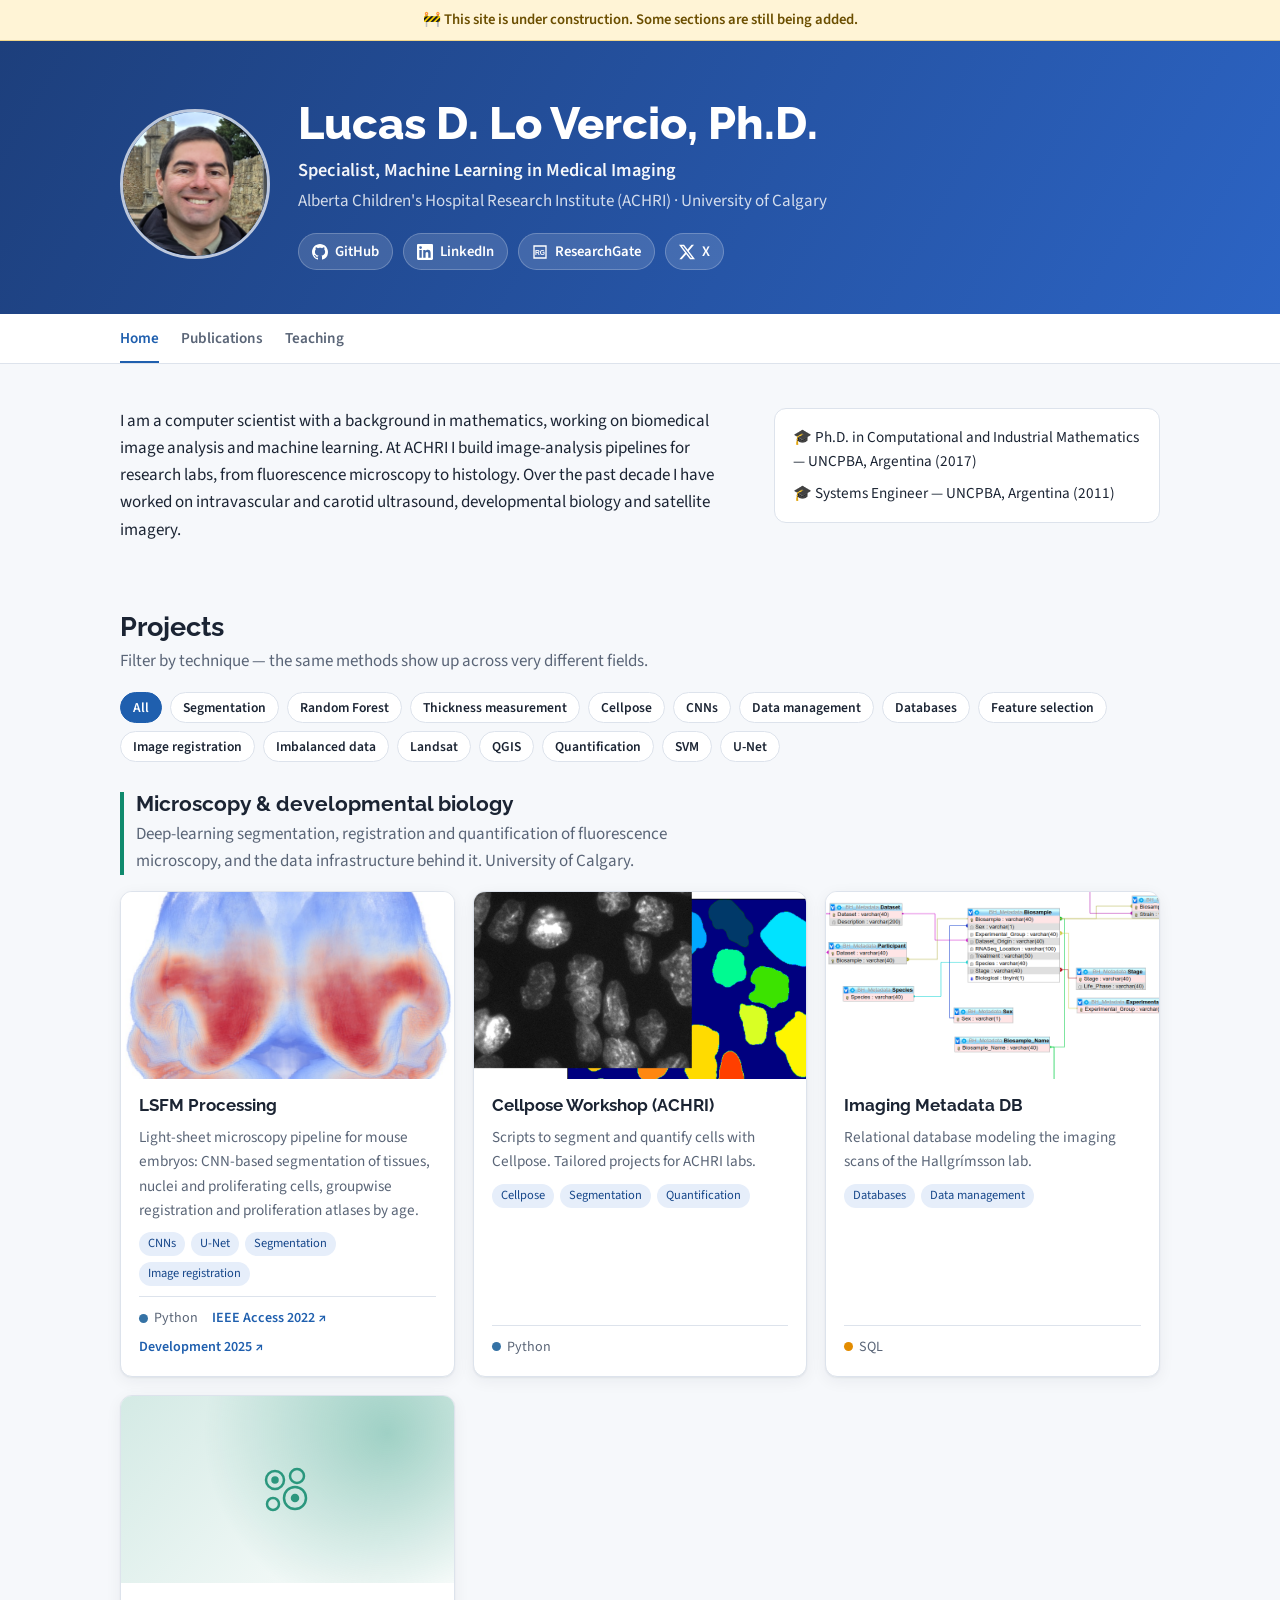
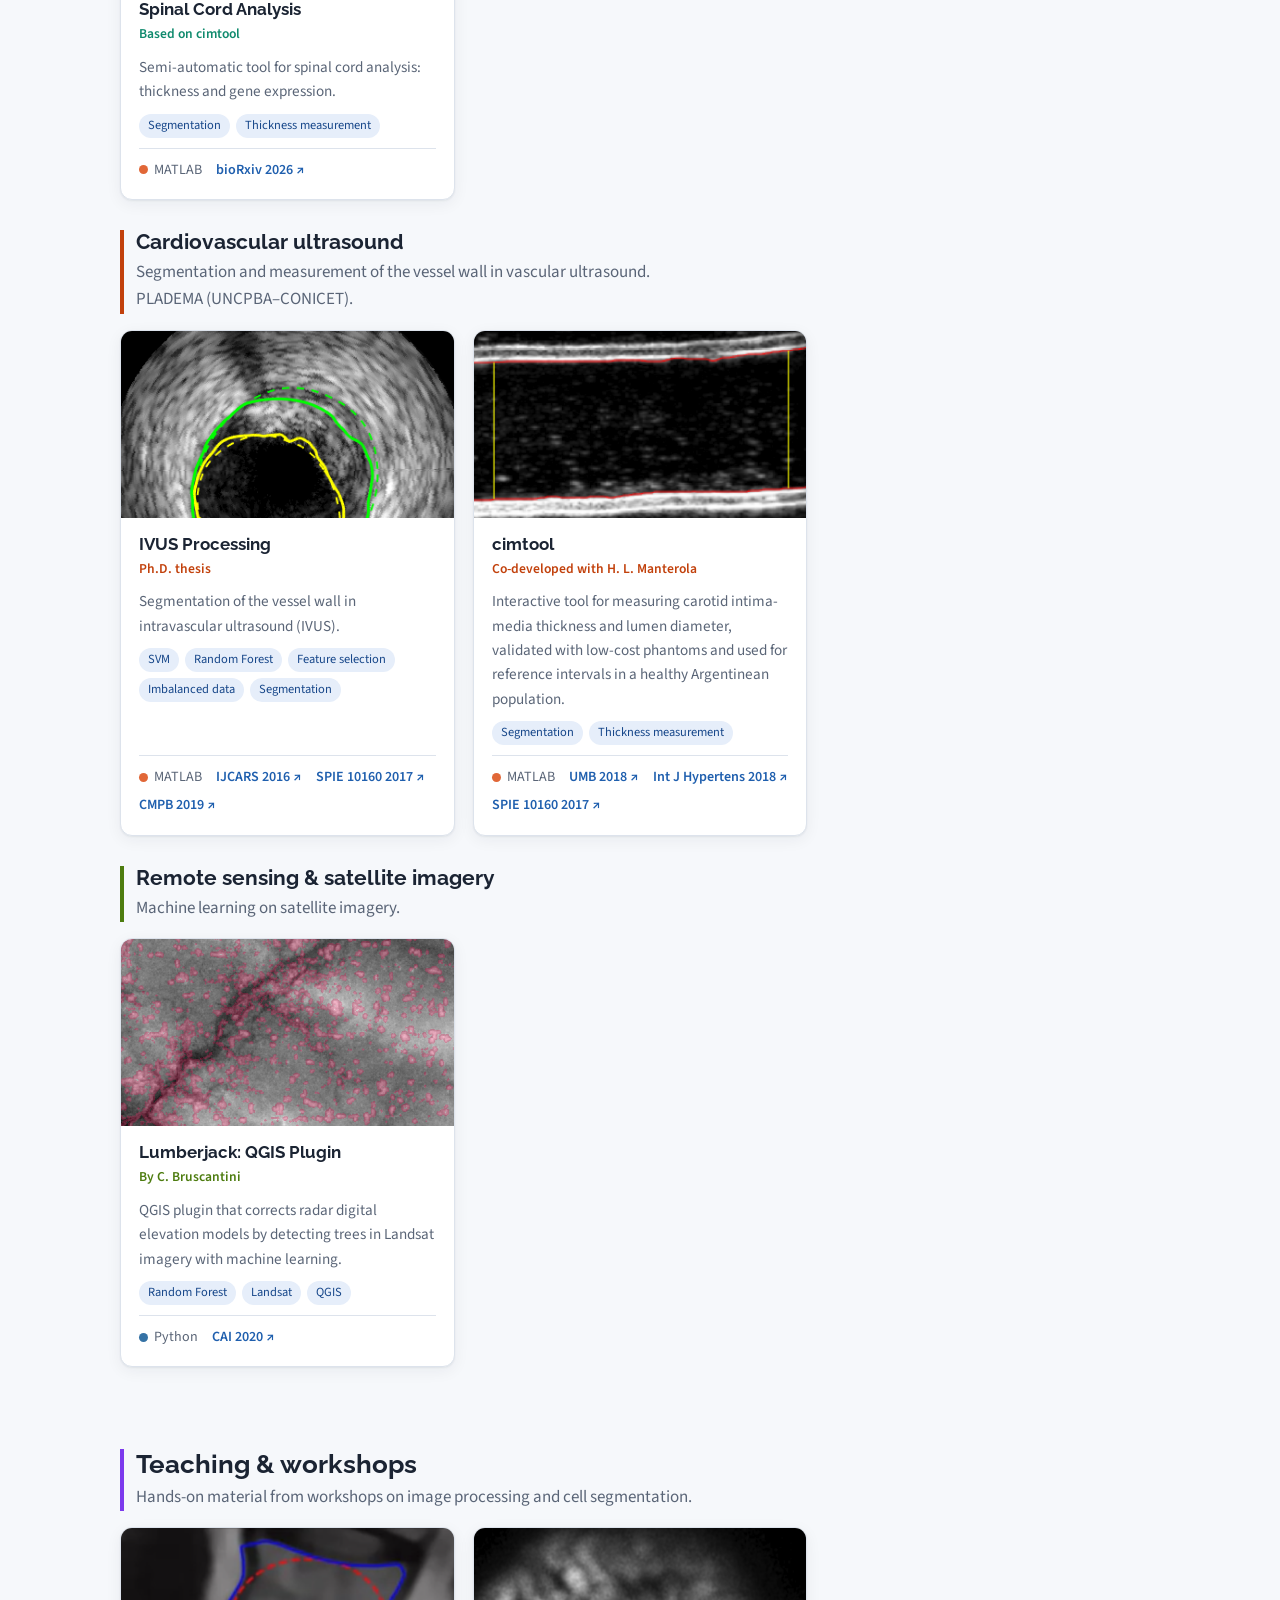
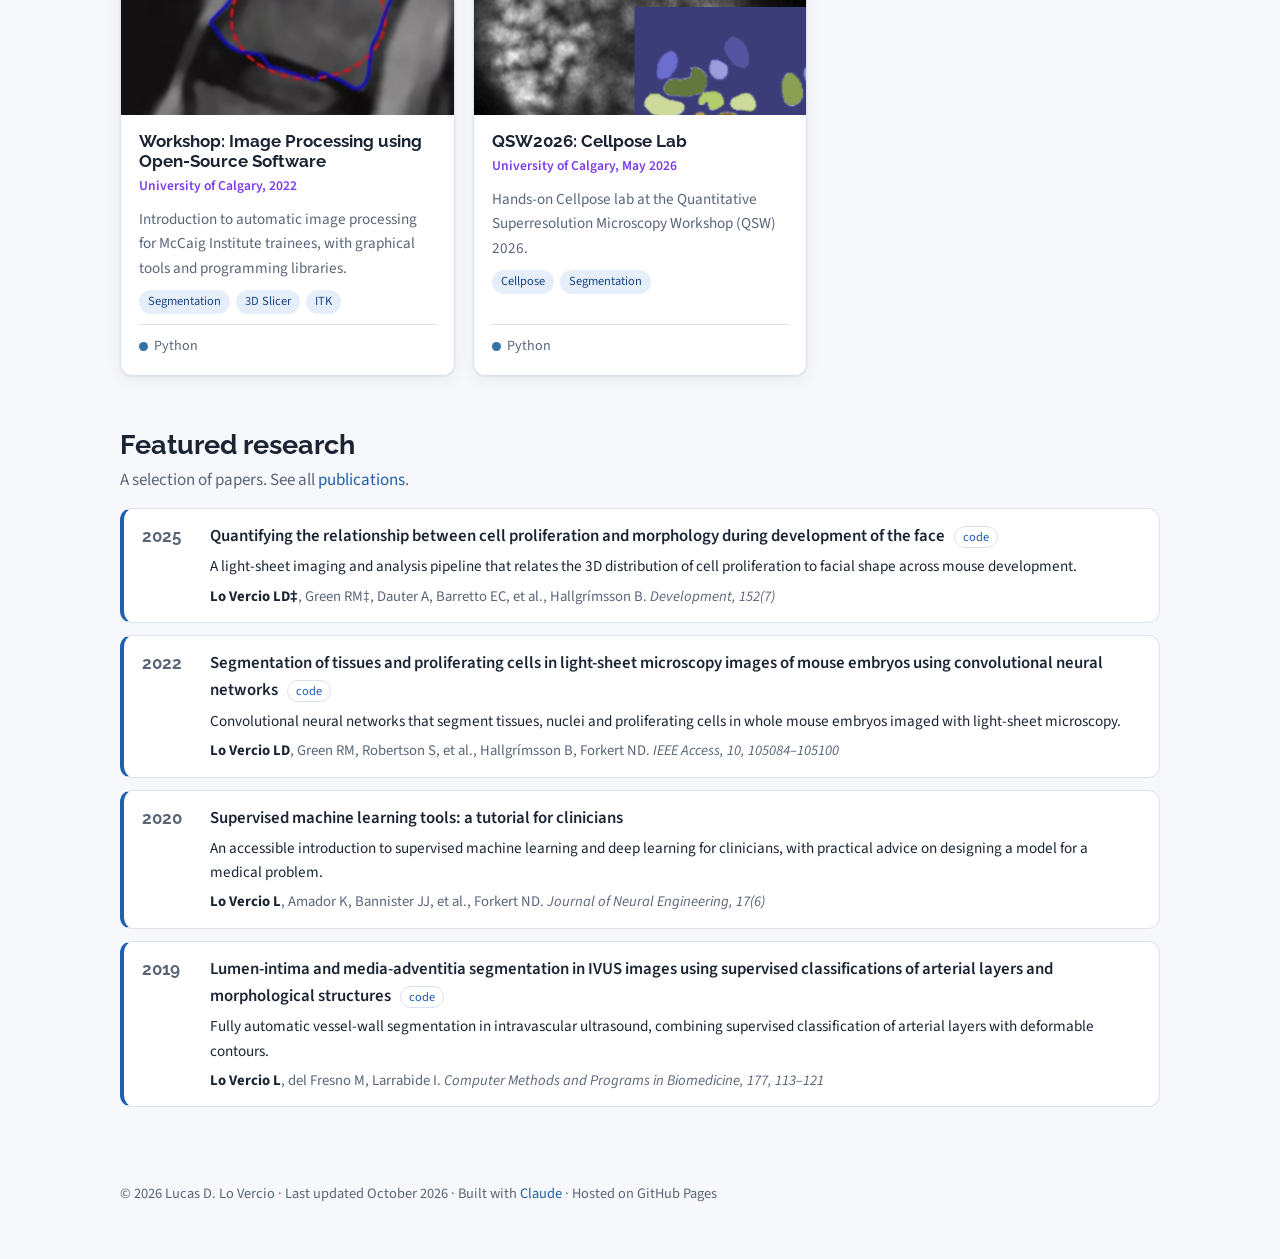
<file: index.html>
<!doctype html>
<html lang="en">
<head>
  <meta charset="utf-8">
  <meta name="viewport" content="width=device-width, initial-scale=1">
  <title>Lucas D. Lo Vercio</title>
  <meta name="description" content="Lucas D. Lo Vercio, Ph.D. — Machine learning and biomedical image analysis. Code, projects and publications.">
  <link rel="preconnect" href="https://fonts.googleapis.com">
  <link rel="preconnect" href="https://fonts.gstatic.com" crossorigin>
  <link href="https://fonts.googleapis.com/css2?family=Raleway:wght@600;700;800&family=Source+Sans+3:wght@400;600&display=swap" rel="stylesheet">
  <link rel="stylesheet" href="css/style.css">
</head>
<body>
  <div id="construction" class="construction" hidden>
      🚧 This site is under construction. Some sections are still being added.
    </div>

  <header class="hero">
    <div class="wrap hero-inner">
      <img id="photo" class="photo" alt="" hidden>
      <div>
        <h1 id="name"></h1>
        <p id="role" class="role"></p>
        <p id="affiliation" class="affiliation"></p>
        <nav id="links" class="links" aria-label="Profiles"></nav>
      </div>
    </div>
  </header>

  <nav class="toc">
    <div class="wrap">
      <a href="index.html">Home</a>
      <a href="publications.html">Publications</a>
      <a href="teaching.html">Teaching</a>
    </div>
  </nav>

  <main class="wrap">

    <section id="about" class="about">
      <div id="bio"></div>
      <ul id="education" class="education"></ul>
    </section>

    <section id="research">
      <div class="section-head">
        <h2>Projects</h2>
        <p class="hint">Filter by technique — the same methods show up across very different fields.</p>
        <div id="filters" class="filters" role="group" aria-label="Filter by technique"></div>
      </div>
      <div id="research-areas"></div>
    </section>

    <section id="teaching">
      <div id="teaching-areas"></div>
    </section>

    <section id="featured-research">
      <div class="section-head">
        <h2>Featured research</h2>
        <p class="hint">A selection of papers. See all <a href="publications.html">publications</a>.</p>
      </div>
      <div id="featured"></div>
    </section>

  </main>

  <footer class="wrap footer">
    <p>© <span id="year"></span> Lucas D. Lo Vercio · Last updated <span id="updated"></span> · Built with <a href="https://claude.ai" target="_blank" rel="noopener">Claude</a> · Hosted on GitHub Pages</p>
  </footer>

  <script src="js/data.js"></script>
  <script src="js/main.js"></script>
</body>
</html>
</file>
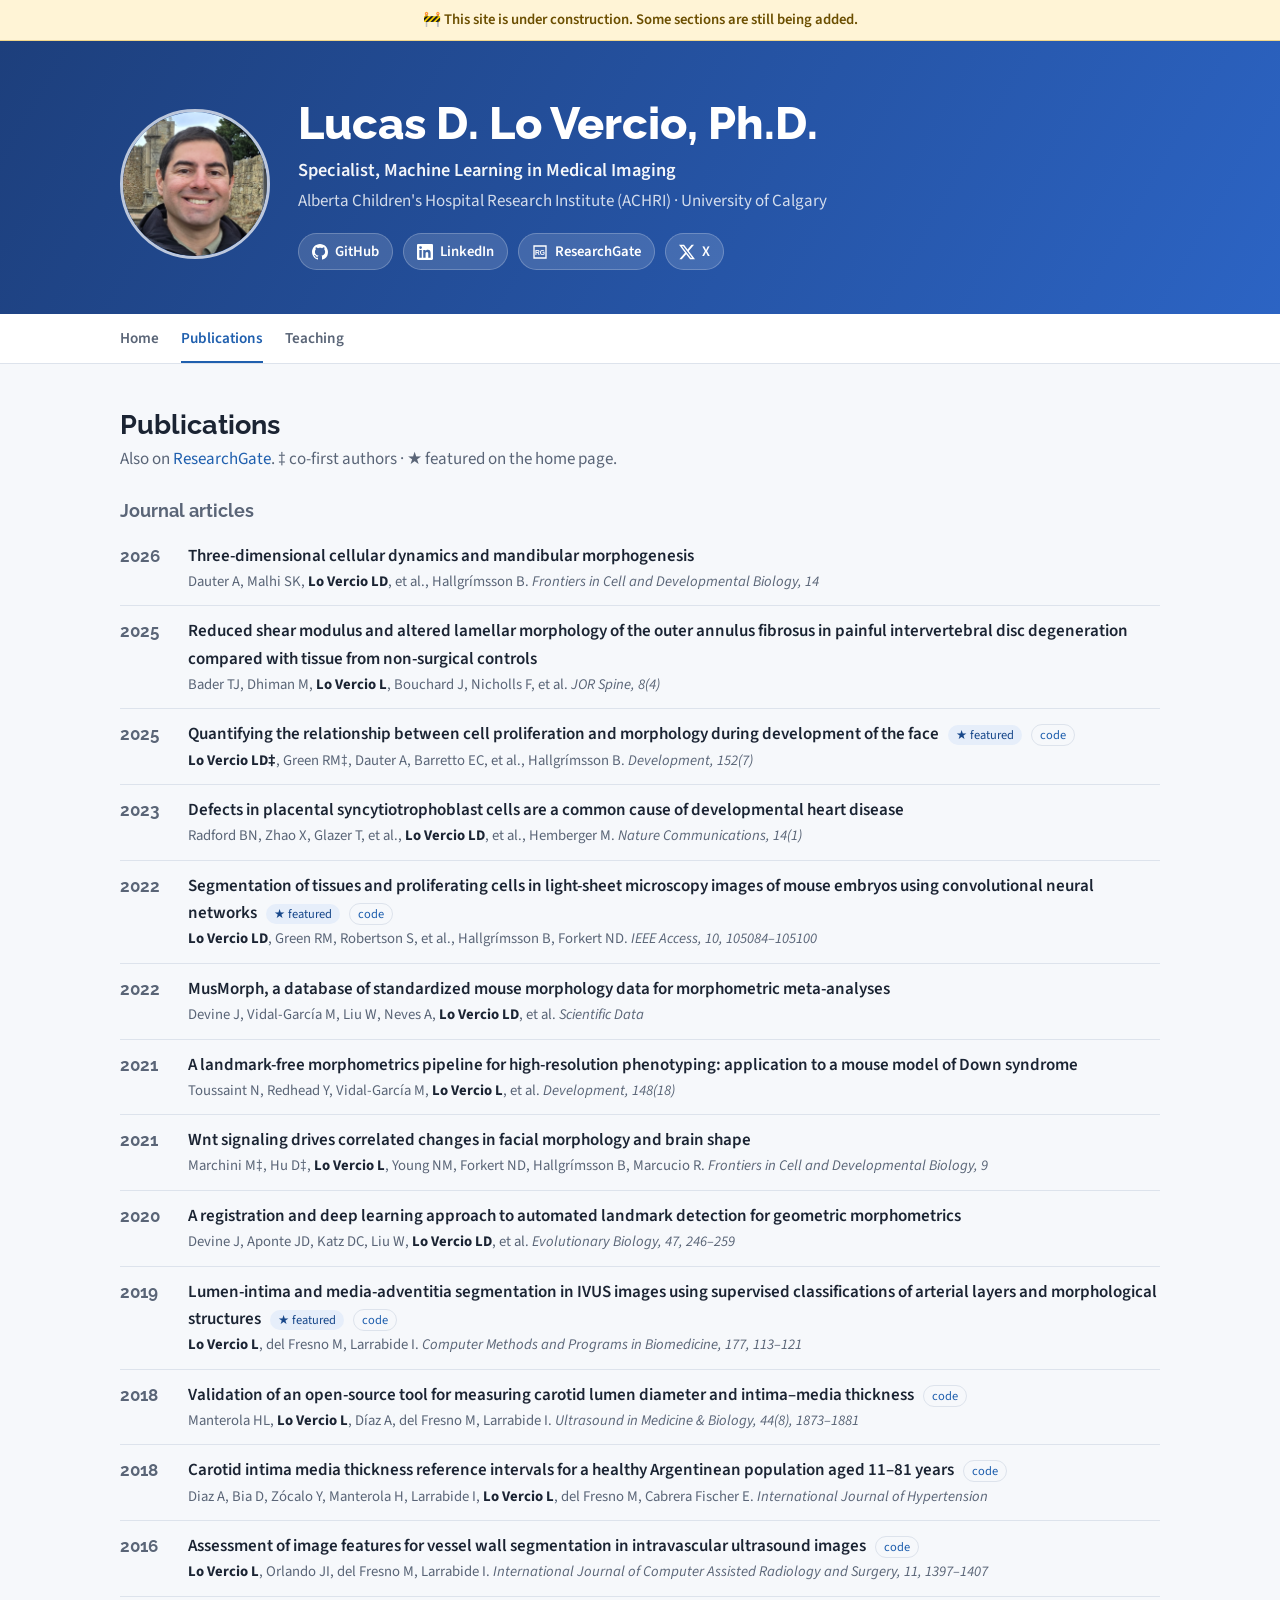
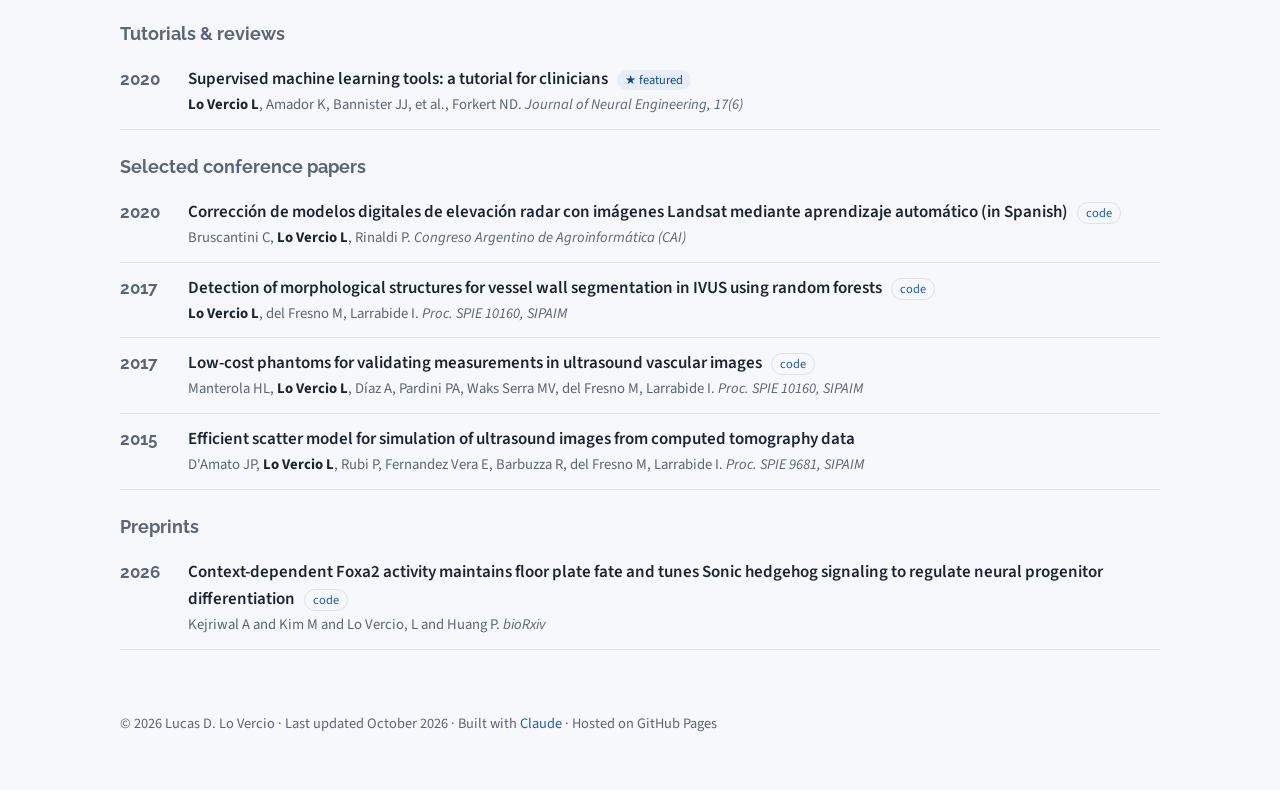
<file: publications.html>
<!doctype html>
<html lang="en">
<head>
  <meta charset="utf-8">
  <meta name="viewport" content="width=device-width, initial-scale=1">
  <title>Publications · Lucas D. Lo Vercio</title>
  <meta name="description" content="Lucas D. Lo Vercio, Ph.D. — Machine learning and biomedical image analysis. Publications.">
  <link rel="preconnect" href="https://fonts.googleapis.com">
  <link rel="preconnect" href="https://fonts.gstatic.com" crossorigin>
  <link href="https://fonts.googleapis.com/css2?family=Raleway:wght@600;700;800&family=Source+Sans+3:wght@400;600&display=swap" rel="stylesheet">
  <link rel="stylesheet" href="css/style.css">
</head>
<body data-page-title="Publications">
  <div id="construction" class="construction" hidden>
      🚧 This site is under construction. Some sections are still being added.
    </div>

  <header class="hero">
    <div class="wrap hero-inner">
      <img id="photo" class="photo" alt="" hidden>
      <div>
        <h1 id="name"></h1>
        <p id="role" class="role"></p>
        <p id="affiliation" class="affiliation"></p>
        <nav id="links" class="links" aria-label="Profiles"></nav>
      </div>
    </div>
  </header>

  <nav class="toc">
    <div class="wrap">
      <a href="index.html">Home</a>
      <a href="publications.html">Publications</a>
      <a href="teaching.html">Teaching</a>
    </div>
  </nav>

  <main class="wrap">

    <section id="publications">
      <div class="section-head">
        <h2>Publications</h2>
        <p class="hint">Also on <a id="rg-link" href="#">ResearchGate</a>. ‡ co-first authors · ★ featured on the home page.</p>
      </div>
      <div id="pubs"></div>
    </section>

  </main>

  <footer class="wrap footer">
    <p>© <span id="year"></span> Lucas D. Lo Vercio · Last updated <span id="updated"></span> · Built with <a href="https://claude.ai" target="_blank" rel="noopener">Claude</a> · Hosted on GitHub Pages</p>
  </footer>

  <script src="js/data.js"></script>
  <script src="js/main.js"></script>
</body>
</html>
</file>
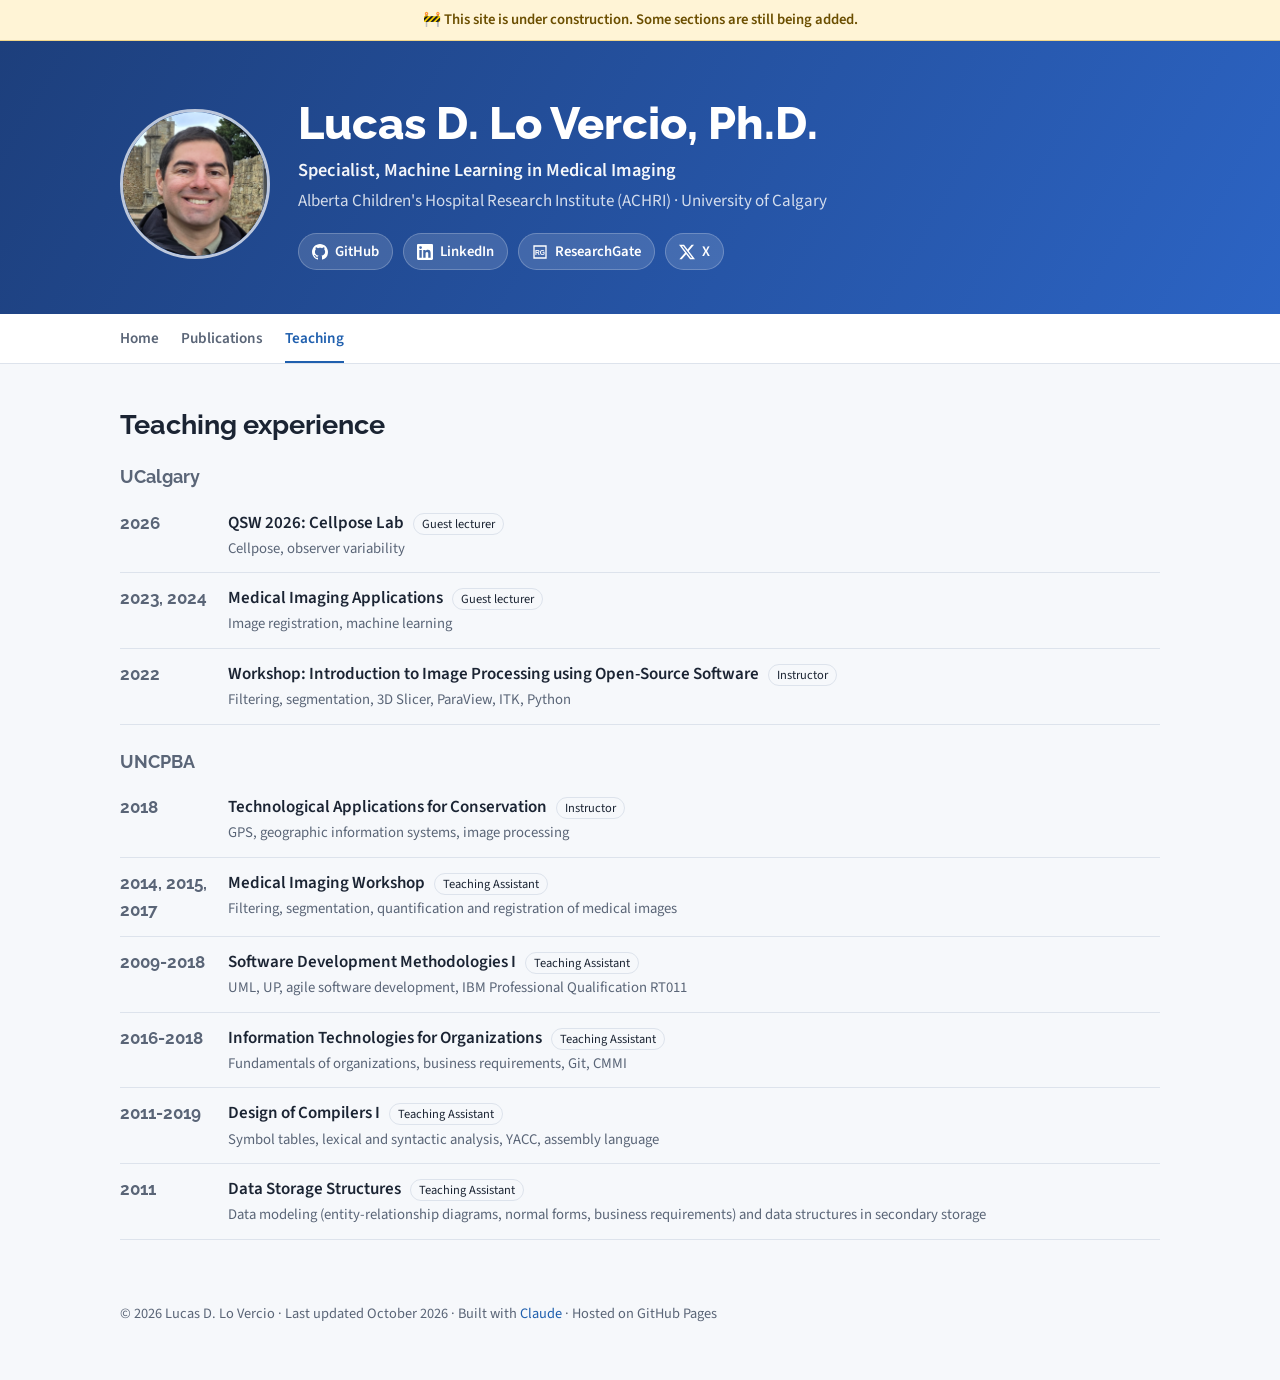
<file: teaching.html>
<!doctype html>
<html lang="en">
<head>
  <meta charset="utf-8">
  <meta name="viewport" content="width=device-width, initial-scale=1">
  <title>Publications · Lucas D. Lo Vercio</title>
  <meta name="description" content="Lucas D. Lo Vercio, Ph.D. — Machine learning and biomedical image analysis. Publications.">
  <link rel="preconnect" href="https://fonts.googleapis.com">
  <link rel="preconnect" href="https://fonts.gstatic.com" crossorigin>
  <link href="https://fonts.googleapis.com/css2?family=Raleway:wght@600;700;800&family=Source+Sans+3:wght@400;600&display=swap" rel="stylesheet">
  <link rel="stylesheet" href="css/style.css">
</head>
<body data-page-title="Teaching">
  <div id="construction" class="construction" hidden>
      🚧 This site is under construction. Some sections are still being added.
    </div>

  <header class="hero">
    <div class="wrap hero-inner">
      <img id="photo" class="photo" alt="" hidden>
      <div>
        <h1 id="name"></h1>
        <p id="role" class="role"></p>
        <p id="affiliation" class="affiliation"></p>
        <nav id="links" class="links" aria-label="Profiles"></nav>
      </div>
    </div>
  </header>

  <nav class="toc">
    <div class="wrap">
      <a href="index.html">Home</a>
      <a href="publications.html">Publications</a>
      <a href="teaching.html">Teaching</a>
    </div>
  </nav>

  <main class="wrap">

    <section id="teaching">
      <div class="section-head">
        <h2>Teaching experience</h2>
      </div>
      <div id="teach"></div>
    </section>

  </main>

  <footer class="wrap footer">
    <p>© <span id="year"></span> Lucas D. Lo Vercio · Last updated <span id="updated"></span> · Built with <a href="https://claude.ai" target="_blank" rel="noopener">Claude</a> · Hosted on GitHub Pages</p>
  </footer>

  <script src="js/data.js"></script>
  <script src="js/main.js"></script>
</body>
</html>
</file>
<file: css/style.css>
/* ---------- Tokens ---------- */
:root {
  --bg: #f6f8fb;
  --surface: #ffffff;
  --text: #1b2433;
  --muted: #5a6577;
  --line: #dde3ec;
  --accent: #1f5fae;        /* blue from the slides */
  --accent-strong: #17478a;
  --accent-soft: #e6eefa;
  --hero-from: #1d3f7c;
  --hero-to: #2c64c4;

  /* one colour per area, used on thumbnails and section markers */
  --area-ultrasound: #c2410c;
  --area-microscopy: #0f8a6d;
  --area-remote: #4d7c0f;
  --area-teaching: #7c3aed;

  --radius: 12px;
  --shadow: 0 1px 2px rgba(20, 30, 50, .06), 0 4px 16px rgba(20, 30, 50, .06);
  --font-head: "Raleway", system-ui, sans-serif;
  --font-body: "Source Sans 3", system-ui, sans-serif;
}

@media (prefers-color-scheme: dark) {
  :root {
    --bg: #0f141c;
    --surface: #171e29;
    --text: #e6ebf2;
    --muted: #9aa6b8;
    --line: #273142;
    --accent: #7fb0ff;
    --accent-strong: #a8c8ff;
    --accent-soft: #1c2a42;
    --hero-from: #142a52;
    --hero-to: #1f4790;
    --area-ultrasound: #fb923c;
    --area-microscopy: #34d399;
    --area-remote: #a3e635;
    --area-teaching: #c4b5fd;
    --shadow: 0 1px 2px rgba(0, 0, 0, .3);
  }
}

/* ---------- Base ---------- */
* { box-sizing: border-box; }
html { scroll-behavior: smooth; }
body {
  margin: 0;
  background: var(--bg);
  color: var(--text);
  font: 17px/1.6 var(--font-body);
  -webkit-font-smoothing: antialiased;
}
a { color: var(--accent); text-decoration: none; }
a:hover { text-decoration: underline; }
h1, h2, h3 { font-family: var(--font-head); line-height: 1.2; margin: 0; }
.wrap { max-width: 1080px; margin: 0 auto; padding: 0 20px; }

/* ---------- Hero ---------- */
.hero {
  background: linear-gradient(120deg, var(--hero-from), var(--hero-to));
  color: #fff;
  padding: 56px 0 44px;
}
.hero-inner { display: flex; gap: 28px; align-items: center; }
.photo {
  width: 150px; height: 150px; border-radius: 50%;
  object-fit: cover; border: 3px solid rgba(255,255,255,.7); flex: none;
}
.hero h1 { font-size: clamp(1.9rem, 4.5vw, 2.8rem); font-weight: 800; }
.role { margin: 6px 0 0; font-size: 1.15rem; font-weight: 600; opacity: .95; }
.affiliation { margin: 2px 0 0; opacity: .8; }
.links { display: flex; flex-wrap: wrap; gap: 10px; margin-top: 18px; }
.links a {
  display: inline-flex; align-items: center; gap: 7px;
  padding: 6px 13px; border-radius: 999px;
  background: rgba(255,255,255,.14); color: #fff;
  font-size: .92rem; font-weight: 600;
  border: 1px solid rgba(255,255,255,.22);
}
.links a:hover { background: rgba(255,255,255,.26); text-decoration: none; }
.links svg { width: 16px; height: 16px; fill: currentColor; }

/* ---------- Sticky section nav ---------- */
.toc {
  position: sticky; top: 0; z-index: 10;
  background: var(--surface); border-bottom: 1px solid var(--line);
}
.toc .wrap { display: flex; gap: 22px; overflow-x: auto; }
.toc a {
  padding: 12px 0; color: var(--muted); font-weight: 600; white-space: nowrap;
  font-size: .95rem;
}
.toc a:hover { color: var(--accent); text-decoration: none; }
.toc a[aria-current="page"] { color: var(--accent); box-shadow: inset 0 -2px 0 var(--accent); }

/* ---------- Sections ---------- */
main section { padding: 44px 0 8px; scroll-margin-top: 48px; }
.section-head h2 { font-size: 1.7rem; }
.hint { color: var(--muted); margin: 6px 0 0; }

.about { display: grid; grid-template-columns: 1.6fr 1fr; gap: 36px; }
.about p { margin: 0 0 14px; }
.education {
  list-style: none; margin: 0; padding: 16px 18px;
  background: var(--surface); border: 1px solid var(--line);
  border-radius: var(--radius); align-self: start; font-size: .95rem;
}
.education li + li { margin-top: 8px; }
.education li::before { content: "🎓 "; }

/* ---------- Filters ---------- */
.filters { display: flex; flex-wrap: wrap; gap: 8px; margin: 16px 0 4px; }
.chip {
  font: 600 .85rem var(--font-body);
  padding: 5px 12px; border-radius: 999px; cursor: pointer;
  border: 1px solid var(--line); background: var(--surface); color: var(--text);
}
.chip:hover { border-color: var(--accent); }
.chip[aria-pressed="true"] { background: var(--accent); border-color: var(--accent); color: var(--surface); }

/* ---------- Area blocks ---------- */
.area { margin-top: 30px; }
.area[hidden] { display: none; }
.area-head { border-left: 4px solid var(--area-color); padding-left: 12px; margin-bottom: 16px; }
.area-head h3 { font-size: 1.3rem; }
.area-head p { margin: 4px 0 0; color: var(--muted); max-width: 70ch; }

.grid {
  display: grid; gap: 18px;
  grid-template-columns: repeat(auto-fill, minmax(300px, 1fr));
}

/* ---------- Cards ---------- */
.card {
  display: flex; flex-direction: column;
  background: var(--surface); border: 1px solid var(--line);
  border-radius: var(--radius); overflow: hidden; box-shadow: var(--shadow);
  transition: transform .15s ease, box-shadow .15s ease;
}
.card:hover { transform: translateY(-2px); }
.card[hidden] { display: none; }

.thumb { aspect-ratio: 16 / 9; background: var(--accent-soft); display: block; }
.thumb img { width: 100%; height: 100%; object-fit: cover; display: block; }
.thumb.placeholder {
  display: grid; place-items: center;
  background:
    radial-gradient(circle at 80% 20%, color-mix(in srgb, var(--area-color) 35%, transparent), transparent 60%),
    linear-gradient(135deg, color-mix(in srgb, var(--area-color) 18%, var(--surface)), var(--surface));
  color: var(--area-color);
}
.thumb.placeholder svg { width: 64px; height: 64px; opacity: .85; }

.card-body { padding: 16px 18px 18px; display: flex; flex-direction: column; gap: 10px; flex: 1; }
.card h4 { margin: 0; font: 700 1.08rem var(--font-head); word-break: break-word; }
.card h4 a { color: var(--text); }
.card h4 a:hover { color: var(--accent); }
.note { font-size: .85rem; color: var(--area-color); font-weight: 600; margin: -6px 0 0; }
.desc { margin: 0; font-size: .95rem; color: var(--muted); }
.tags { display: flex; flex-wrap: wrap; gap: 6px; }
.tag {
  font-size: .78rem; padding: 2px 9px; border-radius: 999px;
  background: var(--accent-soft); color: var(--accent-strong);
}
.card-foot {
  margin-top: auto; padding-top: 10px; border-top: 1px solid var(--line);
  display: flex; flex-wrap: wrap; gap: 6px 14px; align-items: center; font-size: .88rem;
}
.lang { color: var(--muted); display: inline-flex; align-items: center; gap: 6px; }
.lang::before { content: ""; width: 9px; height: 9px; border-radius: 50%; background: var(--lang-color, #888); }
.paper-link { font-weight: 600; }

/* ---------- Publications ---------- */
.pub-group h3 { font-size: 1.1rem; margin: 26px 0 10px; color: var(--muted); }
.pub-list { list-style: none; padding: 0; margin: 0; }
.pub {
  display: grid; grid-template-columns: 56px 1fr; gap: 12px;
  padding: 12px 0; border-bottom: 1px solid var(--line);
}
.pub-year { font-weight: 700; color: var(--muted); font-family: var(--font-head); }
.pub-title { font-weight: 600; color: var(--text); }
.pub-title:hover { color: var(--accent); }
.pub-meta { font-size: .92rem; color: var(--muted); }
.pub-meta strong { color: var(--text); }
.pub-code {
  font-size: .78rem; margin-left: 6px; padding: 1px 8px; border-radius: 999px;
  border: 1px solid var(--line); white-space: nowrap;
}
.teach { grid-template-columns: 96px 1fr; }

.footer { color: var(--muted); font-size: .9rem; padding-top: 40px; padding-bottom: 40px; }

/* ---------- Small screens ---------- */
@media (max-width: 720px) {
  .hero { padding: 36px 0 30px; }
  .hero-inner { flex-direction: column; align-items: flex-start; gap: 16px; }
  .photo { width: 112px; height: 112px; }
  .about { grid-template-columns: 1fr; gap: 18px; }
  .grid { grid-template-columns: 1fr; }
  .pub { grid-template-columns: 1fr; gap: 2px; }
}

/* ---------- Style under construction ---------- */
.construction {
  background: #fff4d6; color: #6b4e00;
  text-align: center; font-weight: 600; font-size: .92rem;
  padding: 8px 16px; border-bottom: 1px solid #f0d58a;
}
@media (prefers-color-scheme: dark) {
  .construction { background: #3a2f12; color: #f5d98b; border-color: #5c4a1a; }
}

/* ---------- Featured research (Home) ---------- */
#featured .pub-list { margin-top: 14px; }
.pub-featured {
  background: var(--surface); border: 1px solid var(--line);
  border-left: 4px solid var(--accent);
  border-radius: var(--radius); padding: 14px 18px; margin-bottom: 12px;
}
.pub-featured .pub-title { font-size: 1.05rem; }
.pub-highlight { margin: 4px 0 6px; color: var(--text); font-size: .95rem; }
.pub-star {
  font-size: .78rem; margin-left: 6px; padding: 1px 8px; border-radius: 999px;
  background: var(--accent-soft); color: var(--accent-strong); white-space: nowrap;
}
</file>
